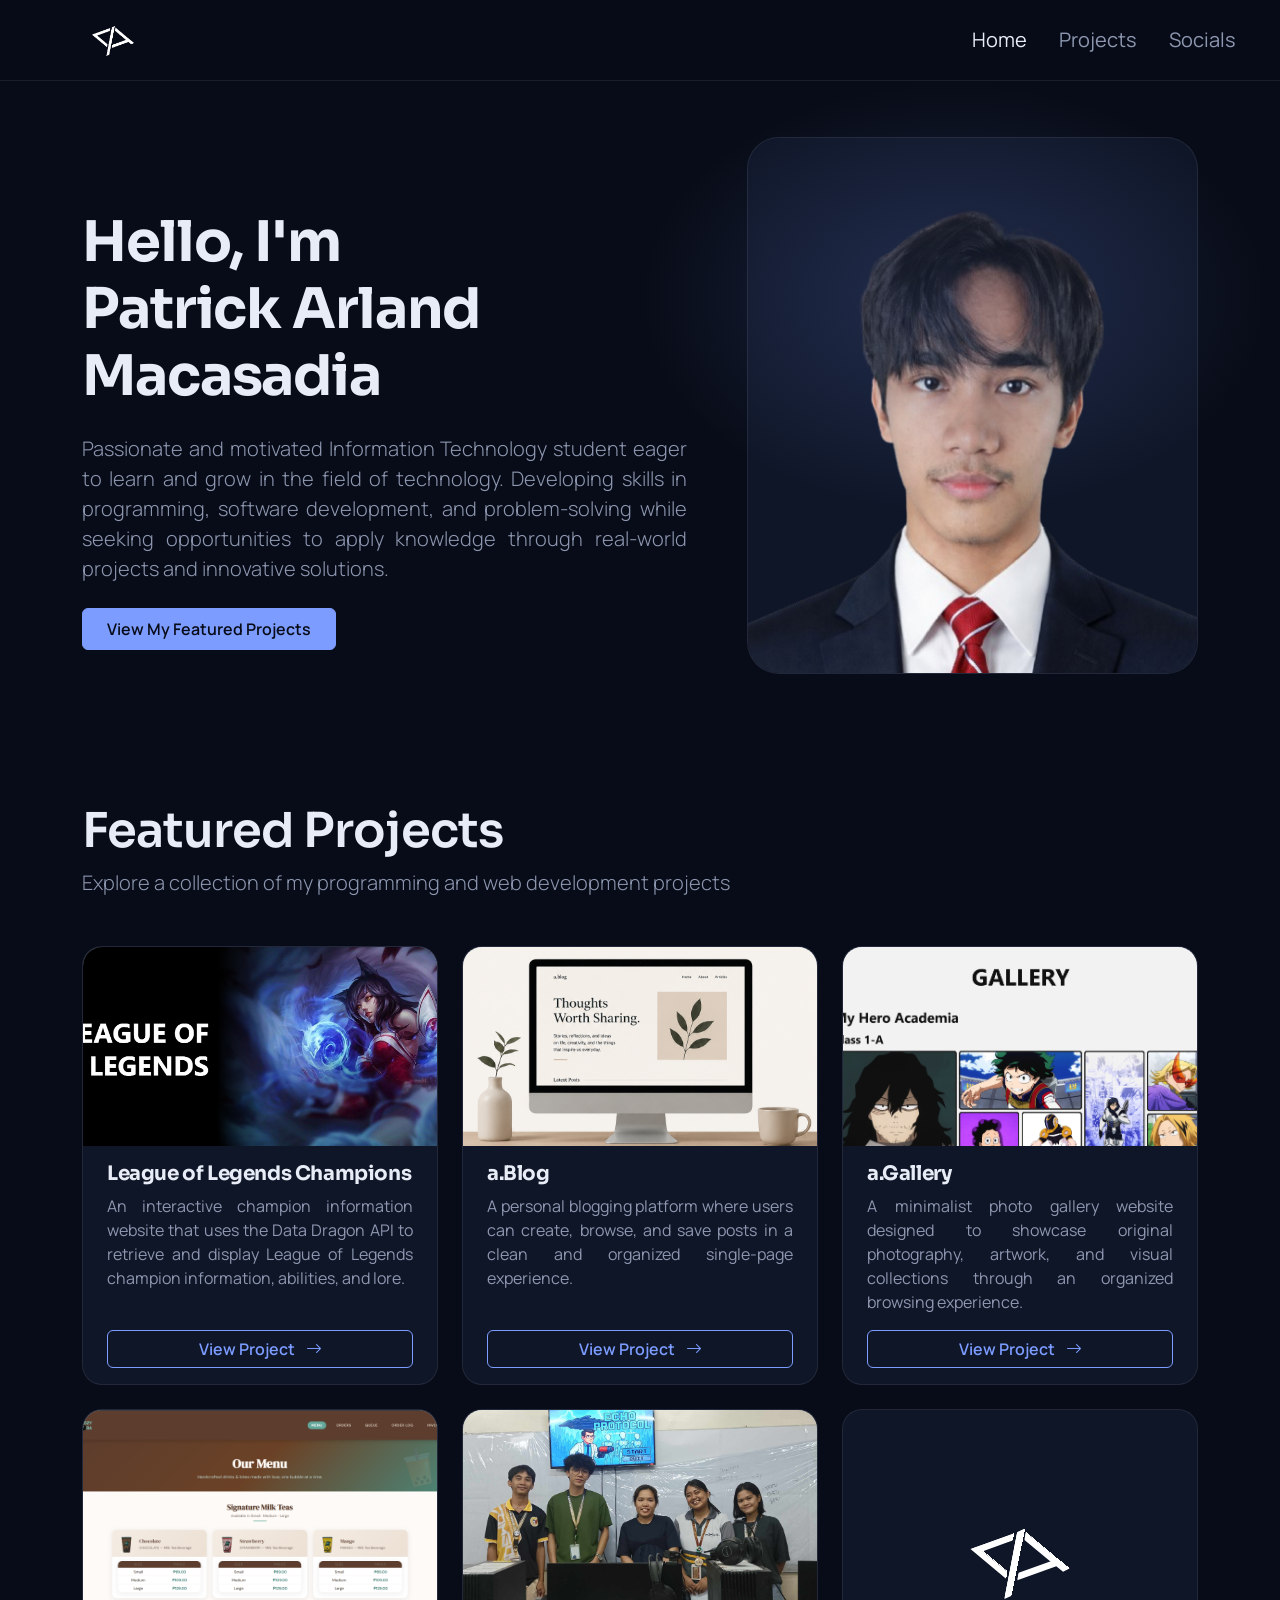
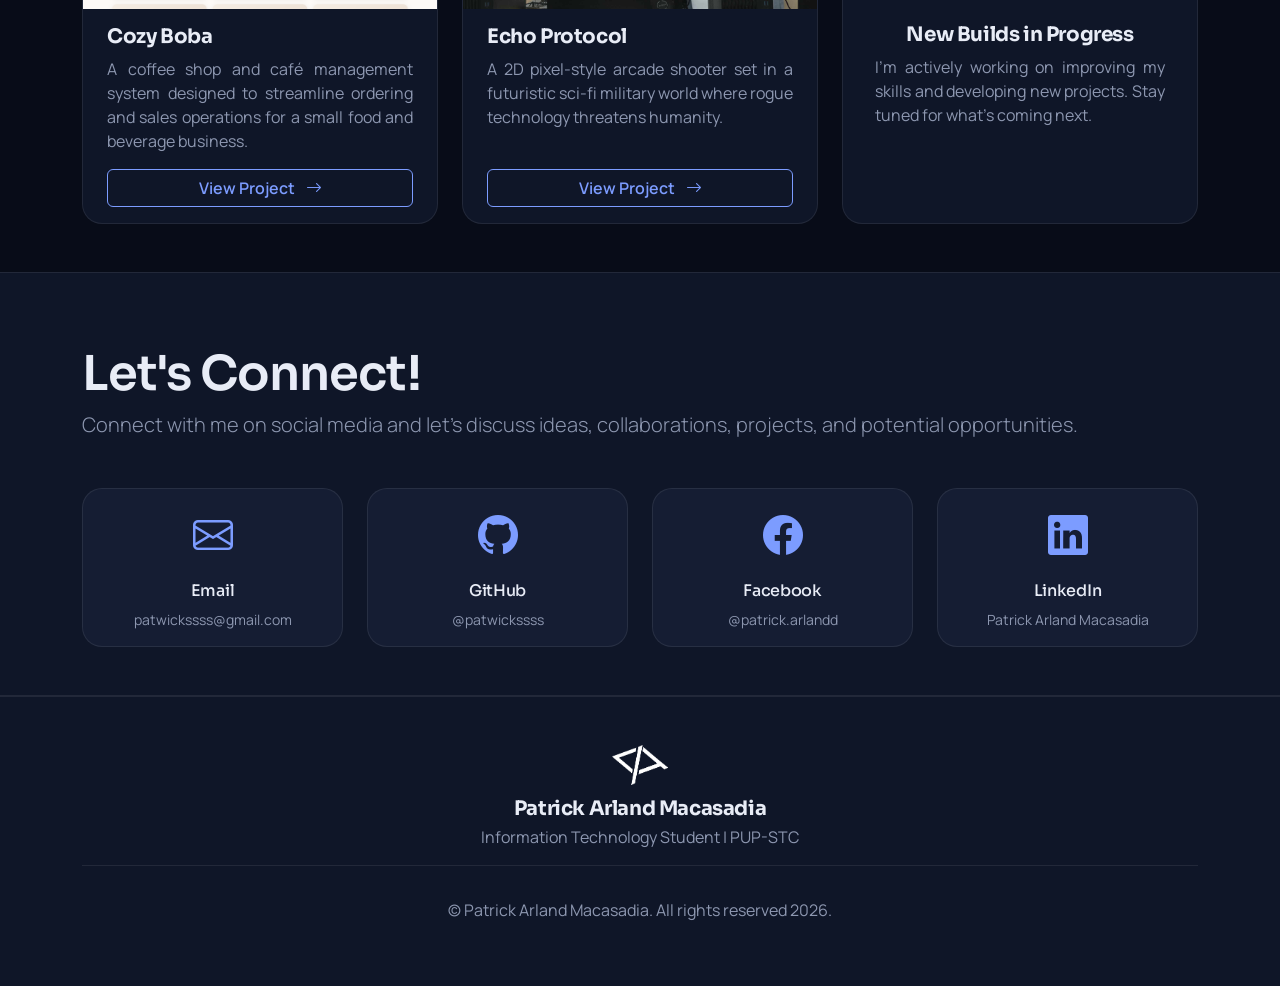
<file: index.html>
<!doctype html>
<html lang="en" data-bs-theme="dark">

<head>
    <meta charset="utf-8">
    <meta name="viewport" content="width=device-width, initial-scale=1">
    <title>Patrick Arland Macasadia</title>
    <link rel="icon" href="Assets/Img/Group 26.svg">

    <link rel="preconnect" href="https://fonts.googleapis.com">
    <link rel="preconnect" href="https://fonts.gstatic.com" crossorigin>
    <link
        href="https://fonts.googleapis.com/css2?family=Manrope:wght@400;500;600&family=Sora:wght@500;600;700&display=swap"
        rel="stylesheet">

    <link href="https://cdn.jsdelivr.net/npm/bootstrap@5.3.8/dist/css/bootstrap.min.css" rel="stylesheet"
        integrity="sha384-sRIl4kxILFvY47J16cr9ZwB07vP4J8+LH7qKQnuqkuIAvNWLzeN8tE5YBujZqJLB" crossorigin="anonymous">
    <link href="https://cdn.jsdelivr.net/npm/bootstrap-icons@1.11.3/font/bootstrap-icons.min.css" rel="stylesheet">

    <link rel="stylesheet" href="Assets/css/theme.css">
</head>

<body data-root="">
    <nav class="navbar navbar-expand-lg site-nav sticky-top">
        <div class="container-fluid">

            <!-- <button class="navbar-toggler" type="button" data-bs-toggle="collapse" data-bs-target="#navbarNav"
                aria-controls="navbarNav" aria-expanded="false" aria-label="Toggle navigation">
                <span class="navbar-toggler-icon"></span>
            </button> -->
            <div class="collapse navbar-collapse justify-content-between px-3" id="navbarNav">
                <div class="navbar-brand ms-5 p-3">
                    <img class="logo-img" src="Assets/Img/Group 26.png" alt="Logo" style="height: 30px;">
                </div>
                <div class="navbar-nav text-end fs-5">
                    <a class="nav-link text-decoration-none mx-2 active" aria-current="page" href="#home">Home</a>
                    <!-- <a class="nav-link text-decoration-none mx-2" href="#academic">Academic</a> -->
                    <a class="nav-link text-decoration-none mx-2" href="#projects">Projects</a>
                    <a class="nav-link text-decoration-none mx-2" href="#socials">Socials</a>
                </div>
            </div>
        </div>
    </nav>

    <section id="home" class="py-2">
        <div class="container">
            <div class="py-5">
                <div class="row row-reverse align-items-center hero-glow">
                    <div class="col-lg-5 col-12 text-center">
                        <img class="profile-img img-fluid rounded-5" src="Assets/Img/profile-nobackgroud.png"
                            alt="Patrick Arland Macasadia">
                    </div>
                    <div class="col-lg-7 col-12 mb-5 mb-lg-0 pe-5">
                        <h1 class="display-4 fw-bold mt-5">Hello, I'm <br> Patrick Arland Macasadia</h1>
                        <p class="lead my-4 text-align-justify text-muted">
                            Passionate and motivated Information Technology student eager to learn and grow in the field
                            of technology.
                            Developing skills in programming, software development, and problem-solving while seeking
                            opportunities to apply knowledge through real-world projects and innovative solutions.
                        </p>
                        <div class="d-flex flex-wrap gap-3">
                            <a class="btn btn-accent px-4 py-2" href="#projects">View My Featured Projects</a>
                        </div>
                    </div>
                </div>
            </div>
        </div>
    </section>

    <section id="projects" class="py-5">
        <div class="container">
            <div class="row">
                <div class="col-12 text-left">
                    <h2 class="fw-semibold display-5 mt-4">Featured Projects</h2>
                    <p class="lead text-muted mb-5">Explore a collection of my programming and web development projects
                    </p>
                </div>
            </div>

            <!-- Project cards are generated by Assets/js/projects.js from Assets/js/projects-data.js -->
            <div id="project-cards" class="row g-4 justify-content-center">
                <!-- (cards are inserted here, before the static card below) -->

                <div class="col-md-6 col-lg-4">
                    <div class="card tech-card h-100">
                        <div class="card-body d-flex flex-column justify-content-center text-center">
                            <img class="logo-img card-img my-4" src="Assets/Img/Group 26.svg" alt=""
                                style="height: 70px;">
                            <h5 class="card-title fw-bold px-3">New Builds in Progress</h5>
                            <p class="card-text text-muted text-align-justify px-3">
                                I’m actively working on improving my skills and developing new projects.
                                Stay tuned for what’s coming next.
                            </p>
                        </div>
                    </div>
                </div>
            </div>
        </div>
    </section>

    <section id="socials" class="section-alt py-5">
        <div class="container">
            <div class="row g-4 justify-content-center">
                <div class="col-12 text-left">
                    <h2 class="fw-semibold display-5 mt-4">Let's Connect!</h2>
                    <p class="lead text-muted mb-5">
                        Connect with me on social media and let's discuss ideas, collaborations, projects, and potential
                        opportunities.
                    </p>
                </div>
            </div>

            <div class="row g-4 justify-content-center">
                <div class="col-6 col-md-3">
                    <a href="mailto:patwickssss@gmail.com" class="text-decoration-none">
                        <div class="card tech-card h-100">
                            <div class="card-body text-center">
                                <i class="bi bi-envelope fs-1 social-icon mb-3 d-block"></i>
                                <h6 class="card-title">Email</h6>
                                <p class="card-text small text-muted text-break">patwickssss@gmail.com</p>
                            </div>
                        </div>
                    </a>
                </div>
                <div class="col-6 col-md-3">
                    <a href="https://github.com/patwickssss" target="_blank" class="text-decoration-none">
                        <div class="card tech-card h-100">
                            <div class="card-body text-center">
                                <i class="bi bi-github fs-1 social-icon mb-3 d-block"></i>
                                <h6 class="card-title">GitHub</h6>
                                <p class="card-text small text-muted">@patwickssss</p>
                            </div>
                        </div>
                    </a>
                </div>
                <div class="col-6 col-md-3">
                    <a href="https://web.facebook.com/patrick.arlandd" class="text-decoration-none">
                        <div class="card tech-card h-100">
                            <div class="card-body text-center">
                                <i class="bi bi-facebook fs-1 social-icon mb-3 d-block"></i>
                                <h6 class="card-title">Facebook</h6>
                                <p class="card-text small text-muted">@patrick.arlandd</p>
                            </div>
                        </div>
                    </a>
                </div>
                <div class="col-6 col-md-3">
                    <a href="https://www.linkedin.com/in/patwickssss" target="_blank" class="text-decoration-none">
                        <div class="card tech-card h-100">
                            <div class="card-body text-center">
                                <i class="bi bi-linkedin fs-1 social-icon mb-3 d-block"></i>
                                <h6 class="card-title">LinkedIn</h6>
                                <p class="card-text small text-muted">Patrick Arland Macasadia</p>
                            </div>
                        </div>
                    </a>
                </div>
            </div>
        </div>
    </section>

    <footer class="py-5">
        <div class="container">
            <div class="row">
                <div class="col text-center">
                    <img class="logo-img mb-2" src="Assets/Img/Group 26.png" alt="Logo" style="height: 40px;">
                    <h5 class="fw-bold m-1">Patrick Arland Macasadia</h5>
                    <p class="m-0 text-muted">Information Technology Student | PUP-STC</p>
                </div>
            </div>
            <hr>
            <div class="row py-3 mt-3">
                <div class="col text-center">
                    <p class="mb-0 text-muted">&copy; Patrick Arland Macasadia. All rights reserved 2026.</p>
                </div>
            </div>
        </div>
    </footer>

    <script src="https://cdn.jsdelivr.net/npm/bootstrap@5.3.8/dist/js/bootstrap.bundle.min.js"
        integrity="sha384-FKyoEForCGlyvwx9Hj09JcYn3nv7wiPVlz7YYwJrWVcXK/BmnVDxM+D2scQbITxI"
        crossorigin="anonymous"></script>
        
    <script src="Assets/js/projects-data.js"></script>
    <script src="Assets/js/projects.js"></script>

</body>

</html>
</file>
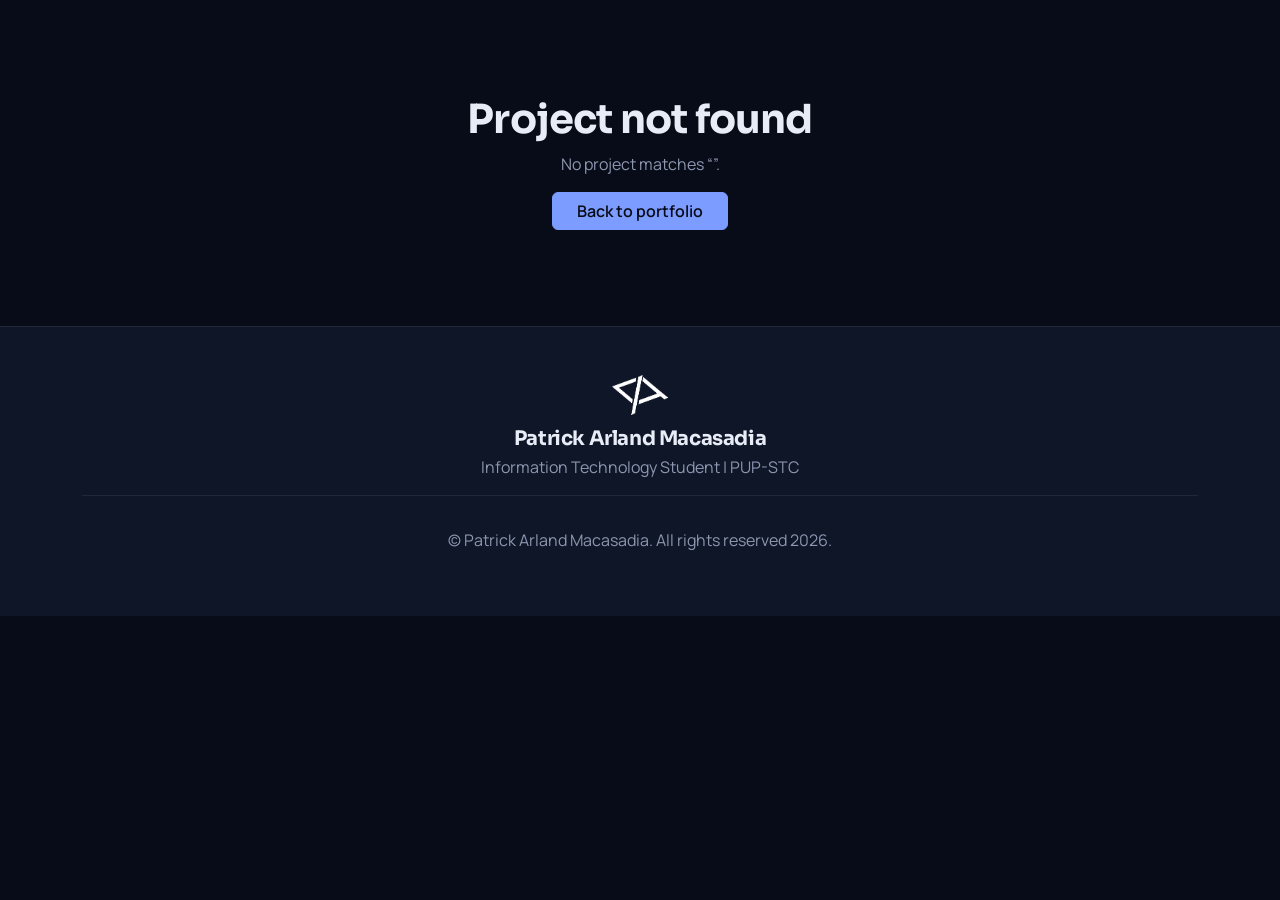
<file: blog/project.html>
<!doctype html>
<html lang="en" data-bs-theme="dark">
<head>
    <meta charset="utf-8">
    <meta name="viewport" content="width=device-width, initial-scale=1">
    <meta name="theme-color" content="#080c18">
    <title>Project | Patrick Arland Macasadia</title>
    <link rel="icon" href="../Assets/Img/Group 26.svg">

    <link rel="preconnect" href="https://fonts.googleapis.com">
    <link rel="preconnect" href="https://fonts.gstatic.com" crossorigin>
    
    <link href="https://fonts.googleapis.com/css2?family=Manrope:wght@400;500;600&family=Sora:wght@500;600;700&display=swap"
        rel="stylesheet">

    <link href="https://cdn.jsdelivr.net/npm/bootstrap@5.3.8/dist/css/bootstrap.min.css" rel="stylesheet"
        integrity="sha384-sRIl4kxILFvY47J16cr9ZwB07vP4J8+LH7qKQnuqkuIAvNWLzeN8tE5YBujZqJLB" crossorigin="anonymous">

    <link href="https://cdn.jsdelivr.net/npm/bootstrap-icons@1.11.3/font/bootstrap-icons.min.css" rel="stylesheet">

    <link rel="stylesheet" href="../Assets/css/theme.css">
</head>

<body data-root="../">
    <!-- Filled by Assets/js/projects.js from Assets/js/projects-data.js (?id=...) -->
    <main id="project-root"></main>

    <footer class="py-5">
        <div class="container">
            <div class="row">
                <div class="col text-center">
                    <img class="logo-img mb-2" src="../Assets/Img/Group 26.png" alt="Logo" style="height: 40px;">
                    <h5 class="fw-bold m-1">Patrick Arland Macasadia</h5>
                    <p class="m-0 text-muted">Information Technology Student | PUP-STC</p>
                </div>
            </div>
            <hr>
            <div class="row py-3 mt-3">
                <div class="col text-center">
                    <p class="mb-0 text-muted">&copy; Patrick Arland Macasadia. All rights reserved 2026.</p>
                </div>
            </div>
        </div>
    </footer>

    <script src="https://cdn.jsdelivr.net/npm/bootstrap@5.3.8/dist/js/bootstrap.bundle.min.js"
        integrity="sha384-FKyoEForCGlyvwx9Hj09JcYn3nv7wiPVlz7YYwJrWVcXK/BmnVDxM+D2scQbITxI"
        crossorigin="anonymous"></script>
    <script src="../Assets/js/projects-data.js"></script>
    <script src="../Assets/js/projects.js"></script>
</body>

</html>
</file>
<file: Assets/css/theme.css>
/* ---------- 1. Design tokens ---------- */
:root {
    /* Surfaces */
    --bg: #080c18;
    --surface: #0f1628;
    --surface-2: #151d33;
    --line: rgba(255, 255, 255, 0.08);

    /* Text */
    --text: #e8ecf6;
    --muted: #8d97b0;

    /* Accent */
    --accent: #7c9cff;
    --accent-hover: #9bb3ff;
    --accent-glow: rgba(124, 156, 255, 0.18);

    /* Shape */
    --radius-card: 1.25rem;

    /* Bootstrap bridge: makes stock Bootstrap components inherit the palette */
    --bs-body-bg: var(--bg);
    --bs-body-color: var(--text);
    --bs-body-font-family: 'Manrope', system-ui, sans-serif;
    --bs-border-color: var(--line);
}

/* ---------- 2. Base ---------- */
body {
    background: var(--bg);
    color: var(--text);
}

h1,
h2,
h5,
h6,
.display-4,
.display-5,
.display-6 {
    font-family: 'Sora', 'Manrope', sans-serif;
    letter-spacing: -0.02em;
}

.text-muted {
    color: var(--muted) !important;
}

hr {
    border-color: var(--line);
    opacity: 1;
}

:focus-visible {
    outline: 2px solid var(--accent);
    outline-offset: 3px;
}

/* Anchors land below the sticky navbar */
section[id] {
    scroll-margin-top: 5rem;
}

/* ---------- 3. Helpers ---------- */
.row-reverse {
    flex-direction: row-reverse;
}

.text-align-justify {
    text-align: justify;
}

/* Logo is dark artwork on transparent: flip to light. */
.logo-img {
    filter: brightness(0) invert(1);
}

/* ---------- 4. Navbar ---------- */
.site-nav {
    background: rgba(8, 12, 24, 0.8);
    backdrop-filter: blur(12px);
    border-bottom: 1px solid var(--line);
}

.site-nav .nav-link {
    color: var(--muted);
    transition: color .2s;
}

.site-nav .nav-link:hover,
.site-nav .nav-link.active {
    color: var(--text);
}

/* Desktop only: below Bootstrap's `lg` breakpoint (992px) the navbar is not displayed at all */
@media (max-width: 991.98px) {
    .site-nav {
        display: none !important;
    }

    /* No sticky bar to clear, so anchors need no offset */
    section[id] {
        scroll-margin-top: 0;
    }
}

/* ---------- 5. Hero ---------- */
.hero-glow {
    position: relative;
}

.hero-glow::before {
    content: "";
    position: absolute;
    inset: -10% -5% auto auto;
    width: 55%;
    height: 80%;
    background: radial-gradient(closest-side, var(--accent-glow), transparent);
    pointer-events: none;
}

.profile-img {
    border: 1px solid var(--line);
    background: var(--surface);
}

/* ---------- 6. Buttons ---------- */
.btn-accent {
    color: var(--bg);
    background: var(--accent);
    border: 1px solid var(--accent);
    font-weight: 600;
}

.btn-accent:hover,
.btn-accent:focus-visible {
    background: var(--accent-hover);
    border-color: var(--accent-hover);
    color: var(--bg);
}

.btn-outline-accent {
    color: var(--accent);
    background: transparent;
    border: 1px solid var(--accent);
    font-weight: 600;
}

.btn-outline-accent:hover,
.btn-outline-accent:focus-visible {
    background: var(--accent);
    border-color: var(--accent);
    color: var(--bg);
}

/* ---------- 7. Cards ---------- */
.tech-card {
    background: var(--surface);
    border: 1px solid var(--line);
    border-radius: var(--radius-card);
    overflow: hidden;
    transition: border-color .2s, transform .2s;
}

a:hover>.tech-card {
    border-color: var(--accent);
}

.tech-card .card-title {
    color: var(--text);
}

.project-preview {
    width: 100%;
    aspect-ratio: 16 / 9;
    overflow: hidden;
    background: var(--muted);
}

.project-preview img {
    display: block;
    width: 100%;
    height: 100%;
    object-fit: cover;
    object-position: center;
}

/* Small inline info panel used on project pages (sits on a section-alt band) */
.info-card {
    background: var(--surface-2);
}

/* ---------- 8. Sections ---------- */
.section-alt {
    background: var(--surface);
    border-top: 1px solid var(--line);
    border-bottom: 1px solid var(--line);
}

/* Cards that sit on a section-alt band step up one surface level */
.section-alt .tech-card {
    background: var(--surface-2);
}

.social-icon {
    color: var(--accent);
}

footer {
    background: var(--surface);
    border-top: 1px solid var(--line);
}

/* ---------- 9. Project (case-study) pages ---------- */
.page-hero {
    overflow: hidden;
}

.eyebrow {
    color: var(--accent);
    font-size: .8125rem;
    font-weight: 600;
    letter-spacing: .12em;
    text-transform: uppercase;
}

.poster-img {
    border: 1px solid var(--line);
    background: var(--surface);
    max-height: 440px;
    object-fit: cover;
}

/* Bullet lists inside project pages */
.list-group {
    --bs-list-group-color: var(--muted);
    --bs-list-group-border-color: var(--line);
    --bs-list-group-bg: transparent;
}
</file>
